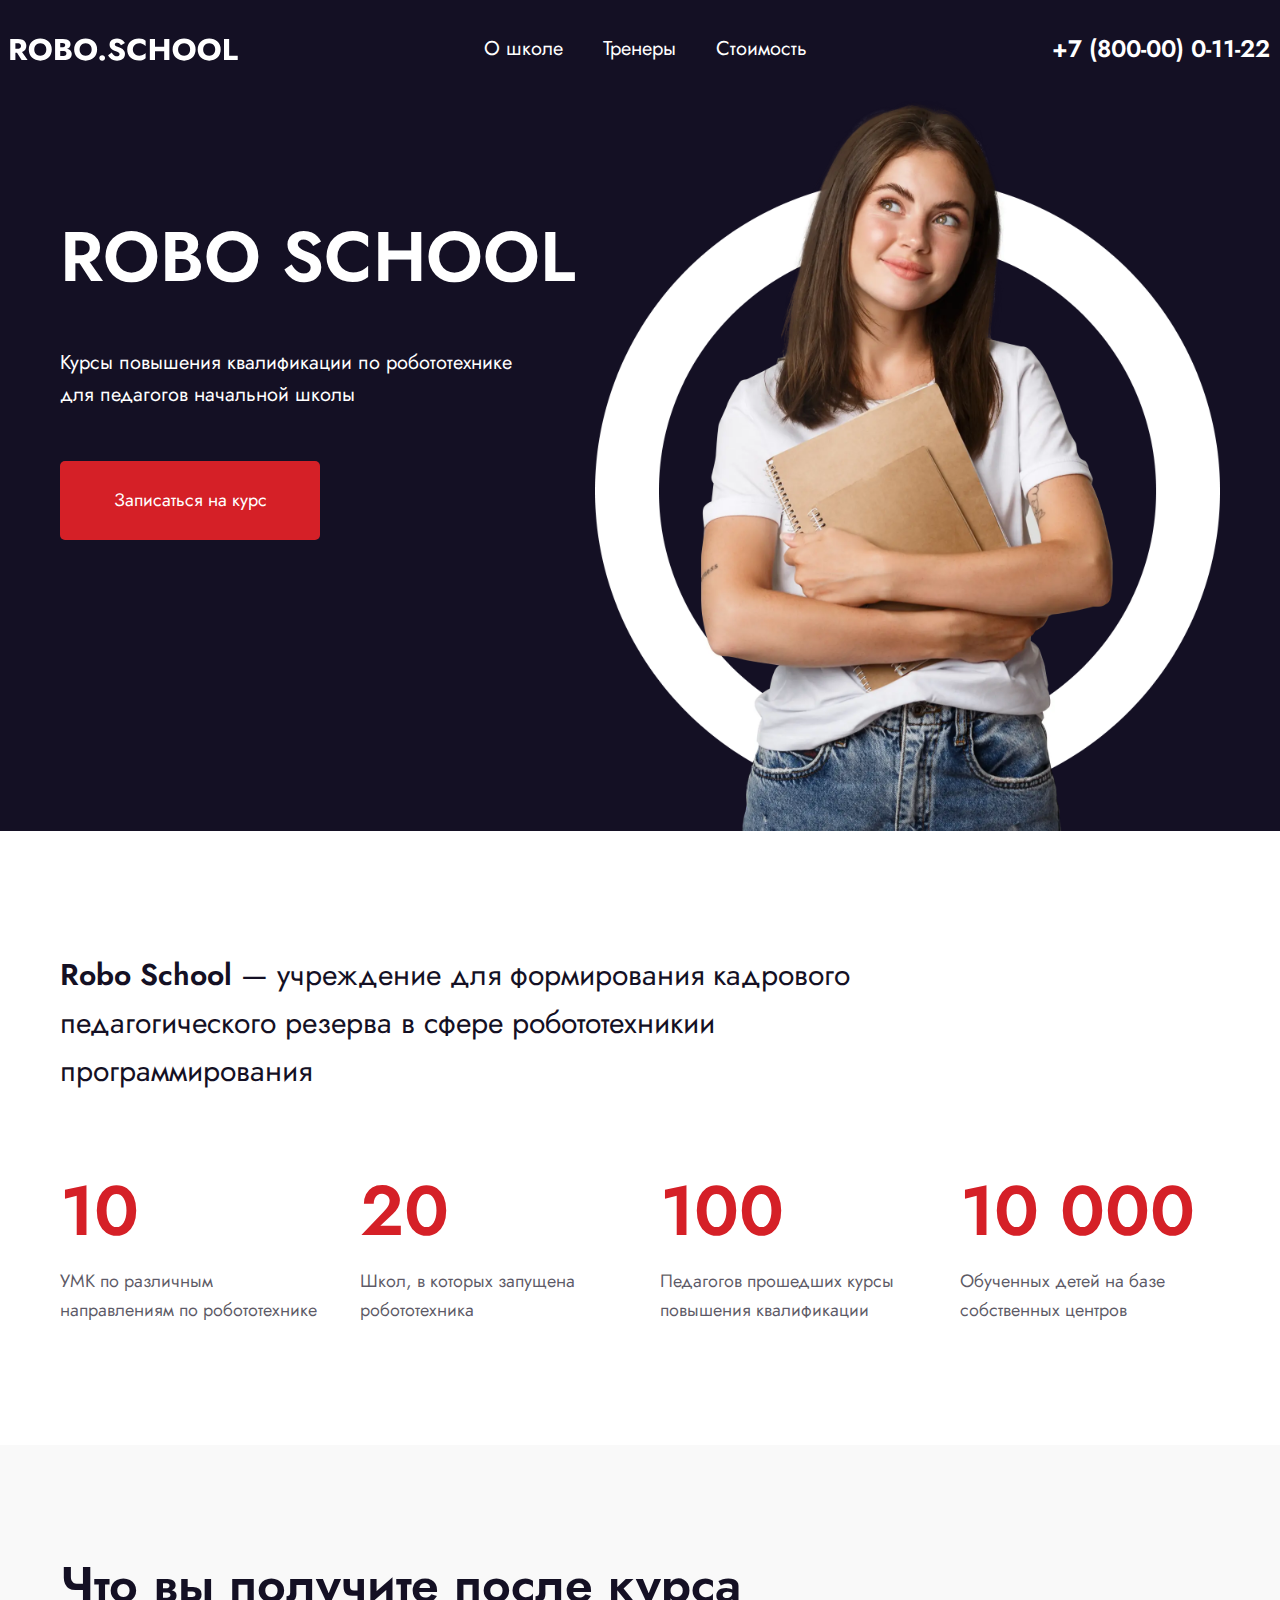
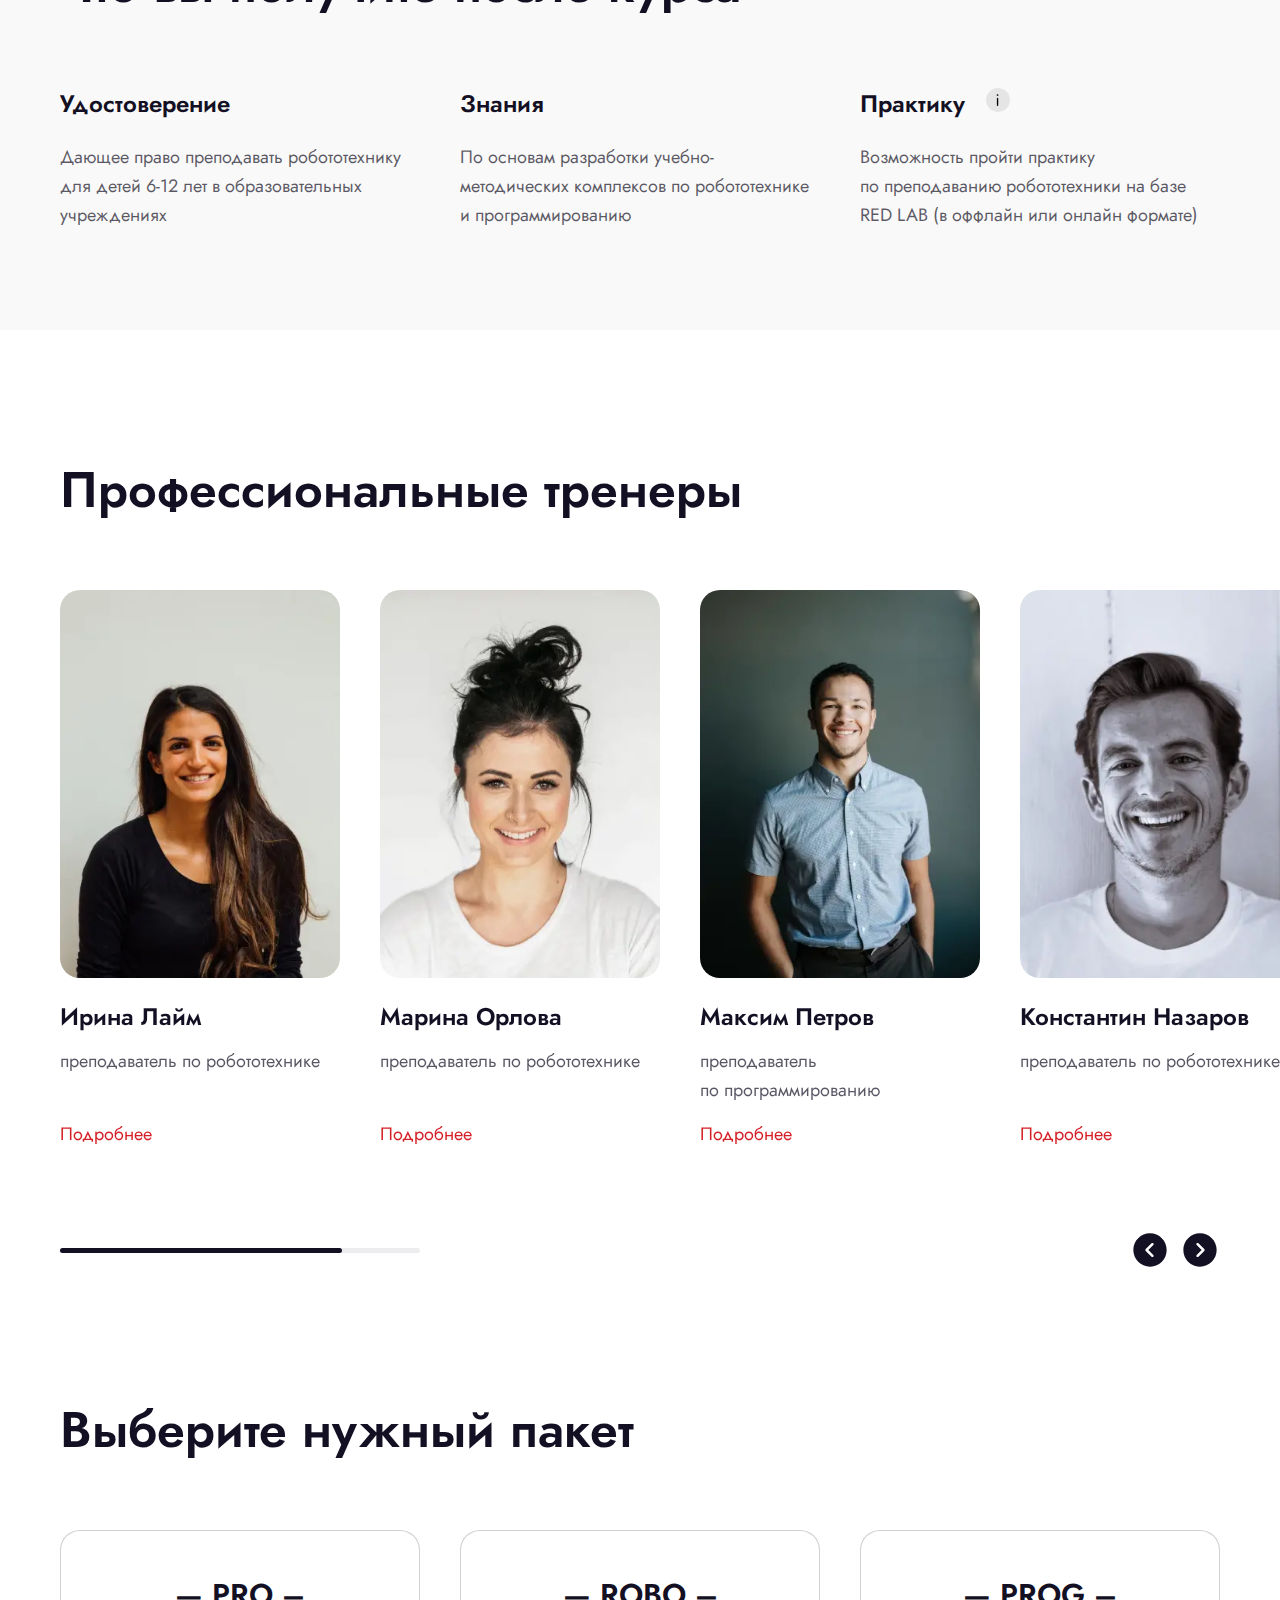
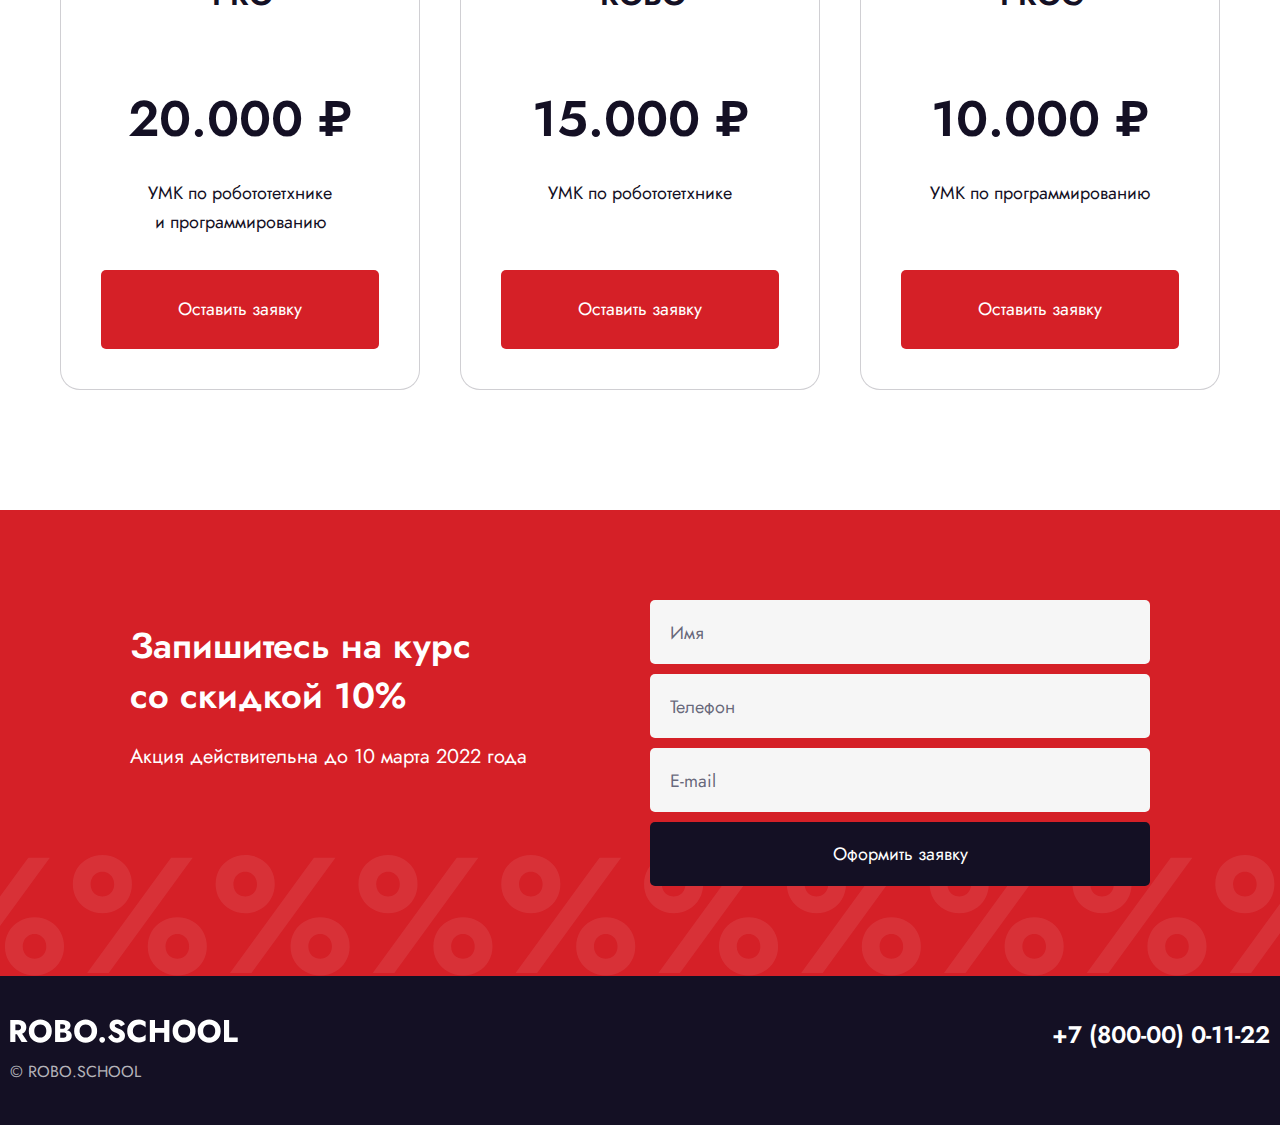
<file: index.html>
<!DOCTYPE html><html lang="ru" class="page"><head><meta charset="UTF-8"><meta name="viewport" content="width=device-width,initial-scale=1"><link rel="shortcut icon" href="favicon.ico" type="image/x-icon"><meta http-equiv="X-UA-Compatible" content="ie=edge"><meta name="theme-color" content="#111111"><title>Robo School</title><link rel="preload" href="fonts/Jost-Regular.woff2" as="font" type="font/woff2" crossorigin><link rel="preload" href="fonts/Jost-SemiBold.woff2" as="font" type="font/woff2" crossorigin><link rel="preload" href="fonts/Jost-Bold.woff2" as="font" type="font/woff2" crossorigin><link rel="stylesheet" href="css/vendor.css"><link rel="stylesheet" href="css/main.css"><script defer="defer" src="js/main.js"></script></head><body class="page__body"><div class="site-container"><header class="header"><div class="container-fluid header__container header--height"><a class="header__logo"><img loading="lazy" src="img/logo.svg" width="228" height="48" alt="ROBO.SCHOOL"></a><nav class="header__nav nav mobile-menu" title="Главное меню" data-menu><ul class="list-reset nav__list"><li class="nav__item"><a class="nav__link" href="#about" data-scroll>О школе</a></li><li class="nav__item"><a class="nav__link" href="#trainers" data-scroll>Тренеры</a></li><li class="nav__item"><a class="nav__link" href="#tariffs" data-scroll>Стоимость</a></li></ul></nav><div class="header__btn-group"><a class="header__tel tel mobile-icon mobile-icon--tel" href="tel:+78000001122">+7 (800-00) 0-11-22</a> <button class="btn-reset burger mobile-icon" aria-label="Открыть меню" aria-expanded="false" data-burger><span></span> <span></span> <span></span> <span></span></button></div></div></header><main class="main"><div class="hero"><div class="container"><div class="hero__inner"><div class="hero__left"><h1 class="hero__title"><span class="hero__title-main">ROBO SCHOOL</span> <span class="hero__title-text">Курсы повышения квалификации по робототехнике для педагогов начальной школы</span></h1><a class="hero__button button button--wmax" href="#signUpForCourse" data-da=".hero__right,768,0" data-scroll>Записаться на курс</a></div><div class="hero__right"><picture><source srcset="./img/hero.webp" type="image/webp"><img class="hero__img" loading="lazy" src="./img/hero.png" width="783" height="917" alt="Девушка с задумчивым взглядом держит пару тетрадей"></picture></div></div></div></div><section class="about" id="about"><div class="container"><h2 class="visually-hidden">О нас</h2><p class="about__text"><span class="about__highlight">Robo School</span> — учреждение для формирования кадрового педагогического резерва в сфере робототехникии программирования</p><div class="about__info"><div class="about__info-item"><div class="about__number">10</div><div class="about__info-text">УМК по различным направлениям по робототехнике</div></div><div class="about__info-item"><div class="about__number">20</div><div class="about__info-text">Школ, в которых запущена робототехника</div></div><div class="about__info-item"><div class="about__number">100</div><div class="about__info-text">Педагогов прошедших курсы повышения квалификации</div></div><div class="about__info-item"><div class="about__number">10 000</div><div class="about__info-text">Обученных детей на базе собственных центров</div></div></div></div></section><section class="benefits"><div class="container"><h2 class="benefits__title h2 section-title-mb">Что вы получите после курса</h2><div class="benefits__items"><div class="benefits__item"><h3 class="benefits__item-title">Удостоверение</h3><div class="benefits__item-text">Дающее право преподавать робототехнику для детей 6-12 лет в образовательных учреждениях</div></div><div class="benefits__item"><h3 class="benefits__item-title">Знания</h3><div class="benefits__item-text">По основам разработки учебно-методических комплексов по робототехнике и программированию</div></div><div class="benefits__item"><h3 class="benefits__item-title benefits__item-title--tooltip">Практику <span class="tooltip"><button class="btn-reset tooltip__btn" aria-describedby="info"><svg class=""><use xlink:href="img/sprite.svg#i"></use></svg></button> <span class="tooltip__txt" role="tooltip" id="info"><span class="visually-hidden">Тултип: </span>При наличии свободных мест</span></span></h3><div class="benefits__item-text">Возможность пройти практику по преподаванию робототехники на базе RED LAB (в оффлайн или онлайн формате)</div></div></div></div></section><section class="trainers"><div class="container"><h3 class="trainers__title h2 section-title-mb" id="trainers">Профессиональные тренеры</h3></div><div class="swiper trainers__swiper"><div class="swiper-wrapper"><div class="swiper-slide"><div class="trainers__slider"><picture><source srcset="./img/trainer-1.webp" type="image/webp"><img class="trainers__slider-img" loading="lazy" src="./img/trainer-1.jpg" width="360" height="500" alt="Девушка с длинными распущенными волосами в чёрной кофте"></picture><div class="trainers__slider-name">Ирина Лайм</div><div class="trainers__slider-job">преподаватель по робототехнике</div><button class="btn-reset trainers__btn" data-graph-path="trainer-1">Подробнее</button></div></div><div class="swiper-slide"><div class="trainers__slider"><picture><source srcset="./img/trainer-2.webp" type="image/webp"><img class="trainers__slider-img" loading="lazy" src="./img/trainer-2.jpg" width="360" height="500" alt="Девушка с пучком волос и белой футболке"></picture><div class="trainers__slider-name">Марина Орлова</div><div class="trainers__slider-job">преподаватель по робототехнике</div><button class="btn-reset trainers__btn" data-graph-path="trainer-2">Подробнее</button></div></div><div class="swiper-slide"><div class="trainers__slider"><picture><source srcset="./img/trainer-3.webp" type="image/webp"><img class="trainers__slider-img" loading="lazy" src="./img/trainer-3.jpg" width="360" height="500" alt="Мужчина с короткой стрижкой в голубой рубашке"></picture><div class="trainers__slider-name">Максим Петров</div><div class="trainers__slider-job">преподаватель по программированию</div><button class="btn-reset trainers__btn" data-graph-path="trainer-3">Подробнее</button></div></div><div class="swiper-slide"><div class="trainers__slider"><picture><source srcset="./img/trainer-4.webp" type="image/webp"><img class="trainers__slider-img" loading="lazy" src="./img/trainer-4.jpg" width="360" height="500" alt="Мужчина с зачёсанными волосами в белой футболке"></picture><div class="trainers__slider-name">Константин Назаров</div><div class="trainers__slider-job">преподаватель по робототехнике</div><button class="btn-reset trainers__btn" data-graph-path="trainer-4">Подробнее</button></div></div><div class="swiper-slide"><div class="trainers__slider"><picture><source srcset="./img/trainer-5.webp" type="image/webp"><img class="trainers__slider-img" loading="lazy" src="./img/trainer-5.jpg" width="360" height="500" alt="Мужчина с зачёсанными волосами в белой футболке"></picture><div class="trainers__slider-name">Лиза Весенняя</div><div class="trainers__slider-job">преподаватель по программированию</div><button class="btn-reset trainers__btn" data-graph-path="trainer-5">Подробнее</button></div></div></div></div><div class="trainers__nav container"><div class="swiper-scrollbar trainers__scrollbar"></div><div class="trainers__buttons"><button class="trainers__button trainers__button--prev btn-reset" aria-label="Перейти к предыдущему слайду"></button> <button class="trainers__button trainers__button--next btn-reset" aria-label="Перейти к следующему слайду"></button></div></div></section><section class="product"><div class="container"><h2 class="product__title h2 section-title-mb" id="tariffs">Выберите нужный пакет</h2><div class="product__cards"><article class="product__card"><h3 class="product__card-title">— PRO –</h3><div class="product__card-price">20.000 ₽</div><div class="product__card-text">УМК по робототетхнике и программированию</div><button class="product__card-btn button btn-reset">Оставить заявку</button></article><article class="product__card"><h3 class="product__card-title">— ROBO –</h3><div class="product__card-price">15.000 ₽</div><div class="product__card-text">УМК по робототетхнике</div><button class="product__card-btn button btn-reset">Оставить заявку</button></article><article class="product__card"><h3 class="product__card-title">— PROG –</h3><div class="product__card-price">10.000 ₽</div><div class="product__card-text">УМК по программированию</div><button class="product__card-btn button btn-reset">Оставить заявку</button></article></div></div></section><section class="order"><div class="container"><div class="order__content"><div class="container"><div class="order__inner"><div class="order__left"><h3 class="order__title" id="signUpForCourse">Запишитесь на курс со скидкой 10%</h3><div class="order__text">Акция действительна до 10 марта 2022 года</div></div><div class="order__right"><form action="#" class="form order__form"><label class="form__label"><input type="text" name="Имя" class="input-reset form__input input-name" placeholder="Имя"></label> <label class="form__label"><input type="tel" name="Телефон" class="input-reset form__input input-tel" placeholder="Телефон"></label> <label class="form__label"><input type="email" name="E-mail" class="input-reset form__input input-email" placeholder="E-mail"></label> <button class="btn-reset form__btn button button--dark">Оформить заявку</button></form></div></div></div></div></div></section></main><footer class="footer"><div class="container-fluid"><div class="footer__logo-tel"><a class="footer__logo"><img loading="lazy" src="img/logo.svg" width="228" height="48" alt="ROBO.SCHOOL"> </a><a class="footer__tel tel" href="tel:+78000001122">+7 (800-00) 0-11-22</a></div><div class="footer__rights">© ROBO.SCHOOL</div></div></footer><div class="graph-modal"><div class="graph-modal__container trainers-popup" role="dialog" aria-modal="true" data-graph-target="trainer-1"><button class="trainers-popup__close-btn btn-reset js-modal-close graph-modal__close" aria-label="Закрыть модальное окно">Закрыть</button><div class="graph-modal__content"><div class="trainers-popup__top"><picture><source srcset="./img/trainer-1.webp" type="image/webp"><img class="trainers-popup__img" loading="lazy" src="./img/trainer-1.jpg" width="160" height="222" alt="Девушка с длинными волосами и черной кофте"></picture><div class="trainers-popup__text"><div class="trainers-popup__name">Ирина Лайм</div><div class="trainers-popup__post">преподаватель по робототехнике</div><ul class="trainers-popup__social list-reset"><li class="trainers-popup__social-item"><a class="trainers-popup__social-link" target="_blank" href="#"><svg class=""><use xlink:href="img/sprite.svg#facebook"></use></svg></a></li><li class="trainers-popup__social-item"><a class="trainers-popup__social-link" target="_blank" href="#"><svg class=""><use xlink:href="img/sprite.svg#instagram"></use></svg></a></li></ul></div></div><div class="trainers-popup__bottom"><div class="tabs" data-tabs="tab-1"><button class="btn-reset tabs__nav-menu-button">Образование <svg class=""><use xlink:href="img/sprite.svg#btn-triangle"></use></svg></button><ul class="list-reset tabs__nav tabs__nav-menu"><li class="tabs__nav-item"><button class="btn-reset tabs__nav-btn" type="button">Образование</button></li><li class="tabs__nav-item"><button class="btn-reset tabs__nav-btn" type="button">Опыт работы</button></li><li class="tabs__nav-item"><button class="btn-reset tabs__nav-btn" type="button">Награды</button></li></ul><div class="tabs__content"><div class="tabs__panel"><div class="tabs__panel-content" data-simplebar><div class="trainers-popup__descr"><ul class="trainers-popup__list list-reset"><li class="trainers-popup__list-item">Сентябрь 1995 — Июнь 2000</li><li class="trainers-popup__list-item">Санкт-Петербургский политехнический университет Петра Великого</li><li class="trainers-popup__list-item">Факультет: Компьютерных наук и технологий</li><li class="trainers-popup__list-item">Специальность: Математика и компьютерные науки</li><li class="trainers-popup__list-item">Форма обучения: Очная</li></ul></div><div class="trainers-popup__content"><h3 class="trainers-popup__subtitle">Курсы и тренинги</h3><ul class="trainers-popup__list list-reset"><li class="trainers-popup__list-item">Ноябрь 2020 — Февраль 2021</li><li class="trainers-popup__list-item">Программа дополнительного образования «3D Моделирование»</li><li class="trainers-popup__list-item">Место проведения: Институт дополнительного образования «Политех»</li><li class="trainers-popup__list-item">Программа дополнительного образования «3D Моделирование»</li><li class="trainers-popup__list-item">Место проведения: Институт дополнительного образования «Политех»</li><li class="trainers-popup__list-item">Программа дополнительного образования «3D Моделирование»</li><li class="trainers-popup__list-item">Место проведения: Институт дополнительного образования «Политех»</li></ul></div></div></div><div class="tabs__panel"><div class="tabs__panel-content" data-simplebar><div class="trainers-popup__descr"><ul class="trainers-popup__list list-reset"><li class="trainers-popup__list-item">Таб про ОПЫТ РАБОТЫ</li><li class="trainers-popup__list-item">Санкт-Петербургский политехнический университет Петра Великого</li><li class="trainers-popup__list-item">Факультет: Компьютерных наук и технологий</li><li class="trainers-popup__list-item">Специальность: Математика и компьютерные науки</li><li class="trainers-popup__list-item">Форма обучения: Очная</li><li class="trainers-popup__list-item">Факультет: Компьютерных наук и технологий</li><li class="trainers-popup__list-item">Специальность: Математика и компьютерные науки</li><li class="trainers-popup__list-item">Форма обучения: Очная</li><li class="trainers-popup__list-item">Факультет: Компьютерных наук и технологий</li><li class="trainers-popup__list-item">Специальность: Математика и компьютерные науки</li><li class="trainers-popup__list-item">Форма обучения: Очная</li></ul></div><div class="trainers-popup__content"><h3 class="trainers-popup__subtitle">Курсы и тренинги</h3><ul class="trainers-popup__list list-reset"><li class="trainers-popup__list-item">Ноябрь 2020 — Февраль 2021</li><li class="trainers-popup__list-item">Программа дополнительного образования «3D Моделирование»</li><li class="trainers-popup__list-item">Место проведения: Институт дополнительного образования «Политех»</li></ul></div></div></div><div class="tabs__panel"><div class="tabs__panel-content" data-simplebar><div class="trainers-popup__descr"><ul class="trainers-popup__list list-reset"><li class="trainers-popup__list-item">Таб про ОПЫТ НАГРАДЫ</li><li class="trainers-popup__list-item">Санкт-Петербургский политехнический университет Петра Великого</li><li class="trainers-popup__list-item">Факультет: Компьютерных наук и технологий</li><li class="trainers-popup__list-item">Специальность: Математика и компьютерные науки</li><li class="trainers-popup__list-item">Форма обучения: Очная</li></ul></div><div class="trainers-popup__content"><h3 class="trainers-popup__subtitle">Курсы и тренинги</h3><ul class="trainers-popup__list list-reset"><li class="trainers-popup__list-item">Ноябрь 2020 — Февраль 2021</li><li class="trainers-popup__list-item">Программа дополнительного образования «3D Моделирование»</li><li class="trainers-popup__list-item">Место проведения: Институт дополнительного образования «Политех»</li><li class="trainers-popup__list-item">Ноябрь 2020 — Февраль 2021</li><li class="trainers-popup__list-item">Программа дополнительного образования «3D Моделирование»</li><li class="trainers-popup__list-item">Место проведения: Институт дополнительного образования «Политех»</li><li class="trainers-popup__list-item">Ноябрь 2020 — Февраль 2021</li><li class="trainers-popup__list-item">Программа дополнительного образования «3D Моделирование»</li><li class="trainers-popup__list-item">Место проведения: Институт дополнительного образования «Политех»</li></ul></div></div></div></div></div></div></div></div><div class="graph-modal__container trainers-popup" role="dialog" aria-modal="true" data-graph-target="trainer-2"><button class="trainers-popup__close-btn btn-reset js-modal-close graph-modal__close" aria-label="Закрыть модальное окно">Закрыть</button><div class="graph-modal__content"><div class="trainers-popup__top"><picture><source srcset="./img/trainer-2.webp" type="image/webp"><img class="trainers-popup__img" loading="lazy" src="./img/trainer-2.jpg" width="160" height="222" alt="Марина Орлова - девушка с волосами сложенными в пучок и белой футболке"></picture><div class="trainers-popup__text"><div class="trainers-popup__name">Марина Орлова</div><div class="trainers-popup__post">преподаватель по робототехнике</div><ul class="trainers-popup__social list-reset"><li class="trainers-popup__social-item"><a class="trainers-popup__social-link" target="_blank" href="#"><svg class=""><use xlink:href="img/sprite.svg#facebook"></use></svg></a></li><li class="trainers-popup__social-item"><a class="trainers-popup__social-link" target="_blank" href="#"><svg class=""><use xlink:href="img/sprite.svg#instagram"></use></svg></a></li></ul></div></div><div class="trainers-popup__bottom"><div class="tabs" data-tabs="tab-2"><button class="btn-reset tabs__nav-menu-button">Образование <svg class=""><use xlink:href="img/sprite.svg#btn-triangle"></use></svg></button><ul class="list-reset tabs__nav tabs__nav-menu"><li class="tabs__nav-item"><button class="btn-reset tabs__nav-btn" type="button">Образование</button></li><li class="tabs__nav-item"><button class="btn-reset tabs__nav-btn" type="button">Опыт работы</button></li><li class="tabs__nav-item"><button class="btn-reset tabs__nav-btn" type="button">Награды</button></li></ul><div class="tabs__content"><div class="tabs__panel"><div class="tabs__panel-content" data-simplebar><div class="trainers-popup__descr"><ul class="trainers-popup__list list-reset"><li class="trainers-popup__list-item">Сентябрь 1995 — Июнь 2000</li><li class="trainers-popup__list-item">Санкт-Петербургский политехнический университет Петра Великого</li><li class="trainers-popup__list-item">Факультет: Компьютерных наук и технологий</li><li class="trainers-popup__list-item">Специальность: Математика и компьютерные науки</li><li class="trainers-popup__list-item">Форма обучения: Очная</li></ul></div><div class="trainers-popup__content"><h3 class="trainers-popup__subtitle">Курсы и тренинги</h3><ul class="trainers-popup__list list-reset"><li class="trainers-popup__list-item">Ноябрь 2020 — Февраль 2021</li><li class="trainers-popup__list-item">Программа дополнительного образования «3D Моделирование»</li><li class="trainers-popup__list-item">Место проведения: Институт дополнительного образования «Политех»</li><li class="trainers-popup__list-item">Программа дополнительного образования «3D Моделирование»</li><li class="trainers-popup__list-item">Место проведения: Институт дополнительного образования «Политех»</li><li class="trainers-popup__list-item">Программа дополнительного образования «3D Моделирование»</li><li class="trainers-popup__list-item">Место проведения: Институт дополнительного образования «Политех»</li></ul></div></div></div><div class="tabs__panel"><div class="tabs__panel-content" data-simplebar><div class="trainers-popup__descr"><ul class="trainers-popup__list list-reset"><li class="trainers-popup__list-item">Таб про ОПЫТ РАБОТЫ</li><li class="trainers-popup__list-item">Санкт-Петербургский политехнический университет Петра Великого</li><li class="trainers-popup__list-item">Факультет: Компьютерных наук и технологий</li><li class="trainers-popup__list-item">Специальность: Математика и компьютерные науки</li><li class="trainers-popup__list-item">Форма обучения: Очная</li><li class="trainers-popup__list-item">Факультет: Компьютерных наук и технологий</li><li class="trainers-popup__list-item">Специальность: Математика и компьютерные науки</li><li class="trainers-popup__list-item">Форма обучения: Очная</li><li class="trainers-popup__list-item">Факультет: Компьютерных наук и технологий</li><li class="trainers-popup__list-item">Специальность: Математика и компьютерные науки</li><li class="trainers-popup__list-item">Форма обучения: Очная</li></ul></div><div class="trainers-popup__content"><h3 class="trainers-popup__subtitle">Курсы и тренинги</h3><ul class="trainers-popup__list list-reset"><li class="trainers-popup__list-item">Ноябрь 2020 — Февраль 2021</li><li class="trainers-popup__list-item">Программа дополнительного образования «3D Моделирование»</li><li class="trainers-popup__list-item">Место проведения: Институт дополнительного образования «Политех»</li></ul></div></div></div><div class="tabs__panel"><div class="tabs__panel-content" data-simplebar><div class="trainers-popup__descr"><ul class="trainers-popup__list list-reset"><li class="trainers-popup__list-item">Таб про ОПЫТ НАГРАДЫ</li><li class="trainers-popup__list-item">Санкт-Петербургский политехнический университет Петра Великого</li><li class="trainers-popup__list-item">Факультет: Компьютерных наук и технологий</li><li class="trainers-popup__list-item">Специальность: Математика и компьютерные науки</li><li class="trainers-popup__list-item">Форма обучения: Очная</li></ul></div><div class="trainers-popup__content"><h3 class="trainers-popup__subtitle">Курсы и тренинги</h3><ul class="trainers-popup__list list-reset"><li class="trainers-popup__list-item">Ноябрь 2020 — Февраль 2021</li><li class="trainers-popup__list-item">Программа дополнительного образования «3D Моделирование»</li><li class="trainers-popup__list-item">Место проведения: Институт дополнительного образования «Политех»</li><li class="trainers-popup__list-item">Ноябрь 2020 — Февраль 2021</li><li class="trainers-popup__list-item">Программа дополнительного образования «3D Моделирование»</li><li class="trainers-popup__list-item">Место проведения: Институт дополнительного образования «Политех»</li><li class="trainers-popup__list-item">Ноябрь 2020 — Февраль 2021</li><li class="trainers-popup__list-item">Программа дополнительного образования «3D Моделирование»</li><li class="trainers-popup__list-item">Место проведения: Институт дополнительного образования «Политех»</li></ul></div></div></div></div></div></div></div></div><div class="graph-modal__container trainers-popup" role="dialog" aria-modal="true" data-graph-target="trainer-3"><button class="trainers-popup__close-btn btn-reset js-modal-close graph-modal__close" aria-label="Закрыть модальное окно">Закрыть</button><div class="graph-modal__content"><div class="trainers-popup__top"><picture><source srcset="./img/trainer-3.webp" type="image/webp"><img class="trainers-popup__img" loading="lazy" src="./img/trainer-3.jpg" width="160" height="222" alt="Парень в голубой рубашке"></picture><div class="trainers-popup__text"><div class="trainers-popup__name">Максим Петров</div><div class="trainers-popup__post">преподаватель по программированию</div><ul class="trainers-popup__social list-reset"><li class="trainers-popup__social-item"><a class="trainers-popup__social-link" target="_blank" href="#"><svg class=""><use xlink:href="img/sprite.svg#facebook"></use></svg></a></li><li class="trainers-popup__social-item"><a class="trainers-popup__social-link" target="_blank" href="#"><svg class=""><use xlink:href="img/sprite.svg#instagram"></use></svg></a></li></ul></div></div><div class="trainers-popup__bottom"><div class="tabs" data-tabs="tab-3"><button class="btn-reset tabs__nav-menu-button">Образование <svg class=""><use xlink:href="img/sprite.svg#btn-triangle"></use></svg></button><ul class="list-reset tabs__nav tabs__nav-menu"><li class="tabs__nav-item"><button class="btn-reset tabs__nav-btn" type="button">Образование</button></li><li class="tabs__nav-item"><button class="btn-reset tabs__nav-btn" type="button">Опыт работы</button></li><li class="tabs__nav-item"><button class="btn-reset tabs__nav-btn" type="button">Награды</button></li></ul><div class="tabs__content"><div class="tabs__panel"><div class="tabs__panel-content" data-simplebar><div class="trainers-popup__descr"><ul class="trainers-popup__list list-reset"><li class="trainers-popup__list-item">Сентябрь 1995 — Июнь 2000</li><li class="trainers-popup__list-item">Санкт-Петербургский политехнический университет Петра Великого</li><li class="trainers-popup__list-item">Факультет: Компьютерных наук и технологий</li><li class="trainers-popup__list-item">Специальность: Математика и компьютерные науки</li><li class="trainers-popup__list-item">Форма обучения: Очная</li></ul></div><div class="trainers-popup__content"><h3 class="trainers-popup__subtitle">Курсы и тренинги</h3><ul class="trainers-popup__list list-reset"><li class="trainers-popup__list-item">Ноябрь 2020 — Февраль 2021</li><li class="trainers-popup__list-item">Программа дополнительного образования «3D Моделирование»</li><li class="trainers-popup__list-item">Место проведения: Институт дополнительного образования «Политех»</li><li class="trainers-popup__list-item">Программа дополнительного образования «3D Моделирование»</li><li class="trainers-popup__list-item">Место проведения: Институт дополнительного образования «Политех»</li><li class="trainers-popup__list-item">Программа дополнительного образования «3D Моделирование»</li><li class="trainers-popup__list-item">Место проведения: Институт дополнительного образования «Политех»</li></ul></div></div></div><div class="tabs__panel"><div class="tabs__panel-content" data-simplebar><div class="trainers-popup__descr"><ul class="trainers-popup__list list-reset"><li class="trainers-popup__list-item">Таб про ОПЫТ РАБОТЫ</li><li class="trainers-popup__list-item">Санкт-Петербургский политехнический университет Петра Великого</li><li class="trainers-popup__list-item">Факультет: Компьютерных наук и технологий</li><li class="trainers-popup__list-item">Специальность: Математика и компьютерные науки</li><li class="trainers-popup__list-item">Форма обучения: Очная</li><li class="trainers-popup__list-item">Факультет: Компьютерных наук и технологий</li><li class="trainers-popup__list-item">Специальность: Математика и компьютерные науки</li><li class="trainers-popup__list-item">Форма обучения: Очная</li><li class="trainers-popup__list-item">Факультет: Компьютерных наук и технологий</li><li class="trainers-popup__list-item">Специальность: Математика и компьютерные науки</li><li class="trainers-popup__list-item">Форма обучения: Очная</li></ul></div><div class="trainers-popup__content"><h3 class="trainers-popup__subtitle">Курсы и тренинги</h3><ul class="trainers-popup__list list-reset"><li class="trainers-popup__list-item">Ноябрь 2020 — Февраль 2021</li><li class="trainers-popup__list-item">Программа дополнительного образования «3D Моделирование»</li><li class="trainers-popup__list-item">Место проведения: Институт дополнительного образования «Политех»</li></ul></div></div></div><div class="tabs__panel"><div class="tabs__panel-content" data-simplebar><div class="trainers-popup__descr"><ul class="trainers-popup__list list-reset"><li class="trainers-popup__list-item">Таб про ОПЫТ НАГРАДЫ</li><li class="trainers-popup__list-item">Санкт-Петербургский политехнический университет Петра Великого</li><li class="trainers-popup__list-item">Факультет: Компьютерных наук и технологий</li><li class="trainers-popup__list-item">Специальность: Математика и компьютерные науки</li><li class="trainers-popup__list-item">Форма обучения: Очная</li></ul></div><div class="trainers-popup__content"><h3 class="trainers-popup__subtitle">Курсы и тренинги</h3><ul class="trainers-popup__list list-reset"><li class="trainers-popup__list-item">Ноябрь 2020 — Февраль 2021</li><li class="trainers-popup__list-item">Программа дополнительного образования «3D Моделирование»</li><li class="trainers-popup__list-item">Место проведения: Институт дополнительного образования «Политех»</li><li class="trainers-popup__list-item">Ноябрь 2020 — Февраль 2021</li><li class="trainers-popup__list-item">Программа дополнительного образования «3D Моделирование»</li><li class="trainers-popup__list-item">Место проведения: Институт дополнительного образования «Политех»</li><li class="trainers-popup__list-item">Ноябрь 2020 — Февраль 2021</li><li class="trainers-popup__list-item">Программа дополнительного образования «3D Моделирование»</li><li class="trainers-popup__list-item">Место проведения: Институт дополнительного образования «Политех»</li></ul></div></div></div></div></div></div></div></div><div class="graph-modal__container trainers-popup" role="dialog" aria-modal="true" data-graph-target="trainer-4"><button class="trainers-popup__close-btn btn-reset js-modal-close graph-modal__close" aria-label="Закрыть модальное окно">Закрыть</button><div class="graph-modal__content"><div class="trainers-popup__top"><picture><source srcset="./img/trainer-4.webp" type="image/webp"><img class="trainers-popup__img" loading="lazy" src="./img/trainer-4.jpg" width="160" height="222" alt="Парень в белой кофте"></picture><div class="trainers-popup__text"><div class="trainers-popup__name">Константин Назаров</div><div class="trainers-popup__post">преподаватель по робототехнике</div><ul class="trainers-popup__social list-reset"><li class="trainers-popup__social-item"><a class="trainers-popup__social-link" target="_blank" href="#"><svg class=""><use xlink:href="img/sprite.svg#facebook"></use></svg></a></li><li class="trainers-popup__social-item"><a class="trainers-popup__social-link" target="_blank" href="#"><svg class=""><use xlink:href="img/sprite.svg#instagram"></use></svg></a></li></ul></div></div><div class="trainers-popup__bottom"><div class="tabs" data-tabs="tab-4"><button class="btn-reset tabs__nav-menu-button">Образование <svg class=""><use xlink:href="img/sprite.svg#btn-triangle"></use></svg></button><ul class="list-reset tabs__nav tabs__nav-menu"><li class="tabs__nav-item"><button class="btn-reset tabs__nav-btn" type="button">Образование</button></li><li class="tabs__nav-item"><button class="btn-reset tabs__nav-btn" type="button">Опыт работы</button></li><li class="tabs__nav-item"><button class="btn-reset tabs__nav-btn" type="button">Награды</button></li></ul><div class="tabs__content"><div class="tabs__panel"><div class="tabs__panel-content" data-simplebar><div class="trainers-popup__descr"><ul class="trainers-popup__list list-reset"><li class="trainers-popup__list-item">Сентябрь 1995 — Июнь 2000</li><li class="trainers-popup__list-item">Санкт-Петербургский политехнический университет Петра Великого</li><li class="trainers-popup__list-item">Факультет: Компьютерных наук и технологий</li><li class="trainers-popup__list-item">Специальность: Математика и компьютерные науки</li><li class="trainers-popup__list-item">Форма обучения: Очная</li></ul></div><div class="trainers-popup__content"><h3 class="trainers-popup__subtitle">Курсы и тренинги</h3><ul class="trainers-popup__list list-reset"><li class="trainers-popup__list-item">Ноябрь 2020 — Февраль 2021</li><li class="trainers-popup__list-item">Программа дополнительного образования «3D Моделирование»</li><li class="trainers-popup__list-item">Место проведения: Институт дополнительного образования «Политех»</li><li class="trainers-popup__list-item">Программа дополнительного образования «3D Моделирование»</li><li class="trainers-popup__list-item">Место проведения: Институт дополнительного образования «Политех»</li><li class="trainers-popup__list-item">Программа дополнительного образования «3D Моделирование»</li><li class="trainers-popup__list-item">Место проведения: Институт дополнительного образования «Политех»</li></ul></div></div></div><div class="tabs__panel"><div class="tabs__panel-content" data-simplebar><div class="trainers-popup__descr"><ul class="trainers-popup__list list-reset"><li class="trainers-popup__list-item">Таб про ОПЫТ РАБОТЫ</li><li class="trainers-popup__list-item">Санкт-Петербургский политехнический университет Петра Великого</li><li class="trainers-popup__list-item">Факультет: Компьютерных наук и технологий</li><li class="trainers-popup__list-item">Специальность: Математика и компьютерные науки</li><li class="trainers-popup__list-item">Форма обучения: Очная</li><li class="trainers-popup__list-item">Факультет: Компьютерных наук и технологий</li><li class="trainers-popup__list-item">Специальность: Математика и компьютерные науки</li><li class="trainers-popup__list-item">Форма обучения: Очная</li><li class="trainers-popup__list-item">Факультет: Компьютерных наук и технологий</li><li class="trainers-popup__list-item">Специальность: Математика и компьютерные науки</li><li class="trainers-popup__list-item">Форма обучения: Очная</li></ul></div><div class="trainers-popup__content"><h3 class="trainers-popup__subtitle">Курсы и тренинги</h3><ul class="trainers-popup__list list-reset"><li class="trainers-popup__list-item">Ноябрь 2020 — Февраль 2021</li><li class="trainers-popup__list-item">Программа дополнительного образования «3D Моделирование»</li><li class="trainers-popup__list-item">Место проведения: Институт дополнительного образования «Политех»</li></ul></div></div></div><div class="tabs__panel"><div class="tabs__panel-content" data-simplebar><div class="trainers-popup__descr"><ul class="trainers-popup__list list-reset"><li class="trainers-popup__list-item">Таб про ОПЫТ НАГРАДЫ</li><li class="trainers-popup__list-item">Санкт-Петербургский политехнический университет Петра Великого</li><li class="trainers-popup__list-item">Факультет: Компьютерных наук и технологий</li><li class="trainers-popup__list-item">Специальность: Математика и компьютерные науки</li><li class="trainers-popup__list-item">Форма обучения: Очная</li></ul></div><div class="trainers-popup__content"><h3 class="trainers-popup__subtitle">Курсы и тренинги</h3><ul class="trainers-popup__list list-reset"><li class="trainers-popup__list-item">Ноябрь 2020 — Февраль 2021</li><li class="trainers-popup__list-item">Программа дополнительного образования «3D Моделирование»</li><li class="trainers-popup__list-item">Место проведения: Институт дополнительного образования «Политех»</li><li class="trainers-popup__list-item">Ноябрь 2020 — Февраль 2021</li><li class="trainers-popup__list-item">Программа дополнительного образования «3D Моделирование»</li><li class="trainers-popup__list-item">Место проведения: Институт дополнительного образования «Политех»</li><li class="trainers-popup__list-item">Ноябрь 2020 — Февраль 2021</li><li class="trainers-popup__list-item">Программа дополнительного образования «3D Моделирование»</li><li class="trainers-popup__list-item">Место проведения: Институт дополнительного образования «Политех»</li></ul></div></div></div></div></div></div></div></div><div class="graph-modal__container trainers-popup" role="dialog" aria-modal="true" data-graph-target="trainer-5"><button class="trainers-popup__close-btn btn-reset js-modal-close graph-modal__close" aria-label="Закрыть модальное окно">Закрыть</button><div class="graph-modal__content"><div class="trainers-popup__top"><picture><source srcset="./img/trainer-5.webp" type="image/webp"><img class="trainers-popup__img" loading="lazy" src="./img/trainer-5.jpg" width="160" height="222" alt="Блондинка в джинсовой куртке и чёрных штанах"></picture><div class="trainers-popup__text"><div class="trainers-popup__name">Лиза Весенняя</div><div class="trainers-popup__post">преподаватель по робототехнике</div><ul class="trainers-popup__social list-reset"><li class="trainers-popup__social-item"><a class="trainers-popup__social-link" target="_blank" href="#"><svg class=""><use xlink:href="img/sprite.svg#facebook"></use></svg></a></li><li class="trainers-popup__social-item"><a class="trainers-popup__social-link" target="_blank" href="#"><svg class=""><use xlink:href="img/sprite.svg#instagram"></use></svg></a></li></ul></div></div><div class="trainers-popup__bottom"><div class="tabs" data-tabs="tab-5"><button class="btn-reset tabs__nav-menu-button">Образование <svg class=""><use xlink:href="img/sprite.svg#btn-triangle"></use></svg></button><ul class="list-reset tabs__nav tabs__nav-menu"><li class="tabs__nav-item"><button class="btn-reset tabs__nav-btn" type="button">Образование</button></li><li class="tabs__nav-item"><button class="btn-reset tabs__nav-btn" type="button">Опыт работы</button></li><li class="tabs__nav-item"><button class="btn-reset tabs__nav-btn" type="button">Награды</button></li></ul><div class="tabs__content"><div class="tabs__panel"><div class="tabs__panel-content" data-simplebar><div class="trainers-popup__descr"><ul class="trainers-popup__list list-reset"><li class="trainers-popup__list-item">Сентябрь 1995 — Июнь 2000</li><li class="trainers-popup__list-item">Санкт-Петербургский политехнический университет Петра Великого</li><li class="trainers-popup__list-item">Факультет: Компьютерных наук и технологий</li><li class="trainers-popup__list-item">Специальность: Математика и компьютерные науки</li><li class="trainers-popup__list-item">Форма обучения: Очная</li></ul></div><div class="trainers-popup__content"><h3 class="trainers-popup__subtitle">Курсы и тренинги</h3><ul class="trainers-popup__list list-reset"><li class="trainers-popup__list-item">Ноябрь 2020 — Февраль 2021</li><li class="trainers-popup__list-item">Программа дополнительного образования «3D Моделирование»</li><li class="trainers-popup__list-item">Место проведения: Институт дополнительного образования «Политех»</li><li class="trainers-popup__list-item">Программа дополнительного образования «3D Моделирование»</li><li class="trainers-popup__list-item">Место проведения: Институт дополнительного образования «Политех»</li><li class="trainers-popup__list-item">Программа дополнительного образования «3D Моделирование»</li><li class="trainers-popup__list-item">Место проведения: Институт дополнительного образования «Политех»</li></ul></div></div></div><div class="tabs__panel"><div class="tabs__panel-content" data-simplebar><div class="trainers-popup__descr"><ul class="trainers-popup__list list-reset"><li class="trainers-popup__list-item">Таб про ОПЫТ РАБОТЫ</li><li class="trainers-popup__list-item">Санкт-Петербургский политехнический университет Петра Великого</li><li class="trainers-popup__list-item">Факультет: Компьютерных наук и технологий</li><li class="trainers-popup__list-item">Специальность: Математика и компьютерные науки</li><li class="trainers-popup__list-item">Форма обучения: Очная</li><li class="trainers-popup__list-item">Факультет: Компьютерных наук и технологий</li><li class="trainers-popup__list-item">Специальность: Математика и компьютерные науки</li><li class="trainers-popup__list-item">Форма обучения: Очная</li><li class="trainers-popup__list-item">Факультет: Компьютерных наук и технологий</li><li class="trainers-popup__list-item">Специальность: Математика и компьютерные науки</li><li class="trainers-popup__list-item">Форма обучения: Очная</li></ul></div><div class="trainers-popup__content"><h3 class="trainers-popup__subtitle">Курсы и тренинги</h3><ul class="trainers-popup__list list-reset"><li class="trainers-popup__list-item">Ноябрь 2020 — Февраль 2021</li><li class="trainers-popup__list-item">Программа дополнительного образования «3D Моделирование»</li><li class="trainers-popup__list-item">Место проведения: Институт дополнительного образования «Политех»</li></ul></div></div></div><div class="tabs__panel"><div class="tabs__panel-content" data-simplebar><div class="trainers-popup__descr"><ul class="trainers-popup__list list-reset"><li class="trainers-popup__list-item">Таб про ОПЫТ НАГРАДЫ</li><li class="trainers-popup__list-item">Санкт-Петербургский политехнический университет Петра Великого</li><li class="trainers-popup__list-item">Факультет: Компьютерных наук и технологий</li><li class="trainers-popup__list-item">Специальность: Математика и компьютерные науки</li><li class="trainers-popup__list-item">Форма обучения: Очная</li></ul></div><div class="trainers-popup__content"><h3 class="trainers-popup__subtitle">Курсы и тренинги</h3><ul class="trainers-popup__list list-reset"><li class="trainers-popup__list-item">Ноябрь 2020 — Февраль 2021</li><li class="trainers-popup__list-item">Программа дополнительного образования «3D Моделирование»</li><li class="trainers-popup__list-item">Место проведения: Институт дополнительного образования «Политех»</li><li class="trainers-popup__list-item">Ноябрь 2020 — Февраль 2021</li><li class="trainers-popup__list-item">Программа дополнительного образования «3D Моделирование»</li><li class="trainers-popup__list-item">Место проведения: Институт дополнительного образования «Политех»</li><li class="trainers-popup__list-item">Ноябрь 2020 — Февраль 2021</li><li class="trainers-popup__list-item">Программа дополнительного образования «3D Моделирование»</li><li class="trainers-popup__list-item">Место проведения: Институт дополнительного образования «Политех»</li></ul></div></div></div></div></div></div></div></div></div></div></body></html>
</file>
<file: css/main.css>
:root{--font-family:"Jost",sans-serif;--content-width:1160px;--content-fluid-width:1720px;--container-offset:10px;--container-width:calc(var(--content-width) + (var(--container-offset) * 2));--container-fluid-width:calc(var(--content-fluid-width) + (var(--container-offset) * 2));--light-color:#fff;--accent-color:#d52027;--accent-hover-color:#ff020b;--dark-color:#141024;--dark-hover-color:#1d1735;--text-color:#141024b3;--icon-color:#ffffff0a}.custom-checkbox__field:checked+.custom-checkbox__content::after{opacity:1}.custom-checkbox__field:focus+.custom-checkbox__content::before{outline:red solid 2px;outline-offset:2px}.custom-checkbox__field:disabled+.custom-checkbox__content{opacity:.4;pointer-events:none}@font-face{font-family:Jost;src:url(../fonts/Jost-Regular.woff2) format("woff2");font-weight:400;font-display:swap;font-style:normal}@font-face{font-family:Jost;src:url(../fonts/Jost-SemiBold.woff2) format("woff2");font-weight:600;font-display:swap;font-style:normal}@font-face{font-family:Jost;src:url(../fonts/Jost-Bold.woff2) format("woff2");font-weight:700;font-display:swap;font-style:normal}html{-webkit-box-sizing:border-box;box-sizing:border-box}*,::after,::before{-webkit-box-sizing:inherit;box-sizing:inherit}.page{height:100%;font-family:var(--font-family,sans-serif);color:var(--dark-color);line-height:1.6;-webkit-text-size-adjust:100%}.page__body{margin:0;min-width:320px;min-height:100%;font-size:20px}img{height:auto;max-width:100%;-o-object-fit:cover;object-fit:cover;vertical-align:top}a{text-decoration:none}.site-container{overflow:hidden}.is-hidden{display:none!important}.btn-reset{border:none;padding:0;background-color:transparent;cursor:pointer}.list-reset{list-style:none;margin:0;padding:0}.input-reset{-webkit-appearance:none;-moz-appearance:none;appearance:none;border:none;border-radius:0;background-color:#fff}.input-reset::-webkit-search-cancel-button,.input-reset::-webkit-search-decoration,.input-reset::-webkit-search-results-button,.input-reset::-webkit-search-results-decoration{display:none}.visually-hidden{position:absolute;overflow:hidden;margin:-1px;border:0;padding:0;width:1px;height:1px;clip:rect(0 0 0 0)}.container{margin:0 auto;padding:0 var(--container-offset);max-width:var(--container-width)}.container-fluid{margin:0 auto;padding:0 var(--container-offset);max-width:var(--container-fluid-width)}.js-focus-visible :focus:not(.focus-visible){outline:0}.centered{text-align:center}.dis-scroll{position:fixed;left:0;top:0;overflow:hidden;width:100%;height:100vh;-ms-scroll-chaining:none;overscroll-behavior:none}.page--ios .dis-scroll{position:relative}.flex-v-center{display:-webkit-box;display:-ms-flexbox;display:flex;-webkit-box-align:center;-ms-flex-align:center;align-items:center}.flex-h-center{display:-webkit-box;display:-ms-flexbox;display:flex;-webkit-box-pack:center;-ms-flex-pack:center;justify-content:center}.flex-all-center{display:-webkit-box;display:-ms-flexbox;display:flex;-webkit-box-align:center;-ms-flex-align:center;align-items:center;-webkit-box-pack:center;-ms-flex-pack:center;justify-content:center}.flex-all-sb{display:-webkit-box;display:-ms-flexbox;display:flex;-webkit-box-align:center;-ms-flex-align:center;align-items:center;-webkit-box-pack:justify;-ms-flex-pack:justify;justify-content:space-between}.tel{color:var(--light-color);font-size:30px;font-weight:600;line-height:160%;-webkit-transition:color .3s ease-in-out;transition:color .3s ease-in-out}@media (any-hover:hover){.tel:hover{color:var(--accent-color);-webkit-transition:color .3s ease-in-out;transition:color .3s ease-in-out}}@media (max-width:1440px){.tel{font-size:24px}}@media (max-width:1240px){.tel{font-size:20px}}@media (max-width:1024px){.tel{font-size:18px}}@media (max-width:576px){.tel{font-size:16px}}.tel-icon{width:44px;height:44px;background-color:var(--icon-color);background-image:url(../img/svg/tel.svg);background-position:center;background-size:20px;background-repeat:no-repeat;border-radius:8px;font-size:0;position:relative}.tel-icon::before{content:"";position:absolute;top:0;left:0;right:0;bottom:0;border-radius:8px;border:1px solid transparent;background:-webkit-gradient(linear,left top,left bottom,from(rgba(255,255,255,.5)),to(rgba(255,255,255,.02))) border-box;background:linear-gradient(rgba(255,255,255,.5),rgba(255,255,255,.02)) border-box;-webkit-mask:-webkit-gradient(linear,left top,left bottom,color-stop(0,#fff)) padding-box,-webkit-gradient(linear,left top,left bottom,color-stop(0,#fff));-webkit-mask:linear-gradient(#fff 0 0) padding-box,linear-gradient(#fff 0 0);-webkit-mask-composite:destination-out;mask-composite:exclude}.button{display:-webkit-box;display:-ms-flexbox;display:flex;-webkit-box-pack:center;-ms-flex-pack:center;justify-content:center;-webkit-box-align:center;-ms-flex-align:center;align-items:center;width:100%;padding:25px;border-radius:5px;background-color:var(--accent-color);color:var(--light-color);font-size:18px;line-height:1.6;-webkit-transition:background-color .3s ease-in-out;transition:background-color .3s ease-in-out}@media (any-hover:hover){.button:hover{background-color:var(--accent-hover-color);-webkit-transition:background-color .3s ease-in-out;transition:background-color .3s ease-in-out}}@media (max-width:1024px){.button{padding:17px;font-size:16px}}.button--dark{padding:19px;background-color:var(--dark-color);-webkit-transition:background-color .3s ease-in-out;transition:background-color .3s ease-in-out;line-height:normal}@media (any-hover:hover){.button--dark:hover{background-color:var(--dark-hover-color);-webkit-transition:background-color .3s ease-in-out;transition:background-color .3s ease-in-out}}.button--wmax{max-width:260px}.burger{display:none}@media (max-width:768px){.mobile-icon{width:44px;height:44px;border-radius:10px;background-color:var(--icon-color);position:relative}.mobile-icon::before{content:"";position:absolute;top:0;left:0;right:0;bottom:0;border-radius:10px;border:1px solid transparent;background:-webkit-gradient(linear,left top,left bottom,from(rgba(255,255,255,.3)),to(rgba(255,255,255,.02))) border-box;background:linear-gradient(rgba(255,255,255,.3),rgba(255,255,255,.02)) border-box;-webkit-mask:-webkit-gradient(linear,left top,left bottom,color-stop(0,#fff)) padding-box,-webkit-gradient(linear,left top,left bottom,color-stop(0,#fff));-webkit-mask:linear-gradient(#fff 0 0) padding-box,linear-gradient(#fff 0 0);-webkit-mask-composite:destination-out;mask-composite:exclude}.mobile-icon--tel{background-image:url(../img/svg/tel.svg);background-position:center;background-size:20px;background-repeat:no-repeat;font-size:0}.burger{display:inline-block;position:relative;z-index:6}.burger span{display:inline-block;width:26px;height:2px;border-radius:2px;background-color:var(--light-color);position:absolute;top:50%;left:50%;-webkit-transform:translate(-50%,-50%);-ms-transform:translate(-50%,-50%);transform:translate(-50%,-50%);-webkit-transition:-webkit-transform .3s ease-in-out;transition:transform .3s ease-in-out;transition:transform .3s ease-in-out,-webkit-transform .3s ease-in-out}.burger span:nth-child(1){top:calc(50% - 5px)}.burger span:nth-child(4){width:13px;top:calc(50% + 5px);left:calc(50% - 6px)}}.burger--active span:nth-child(1),.burger--active span:nth-child(4){display:none}.burger--active span:nth-child(2){width:18px;-webkit-transform:translate(-50%,-50%) rotate(45deg);-ms-transform:translate(-50%,-50%) rotate(45deg);transform:translate(-50%,-50%) rotate(45deg);-webkit-transition:-webkit-transform .3s ease-in-out;transition:transform .3s ease-in-out;transition:transform .3s ease-in-out,-webkit-transform .3s ease-in-out}.burger--active span:nth-child(3){width:18px;-webkit-transform:translate(-50%,-50%) rotate(-45deg);-ms-transform:translate(-50%,-50%) rotate(-45deg);transform:translate(-50%,-50%) rotate(-45deg);-webkit-transition:-webkit-transform .3s ease-in-out;transition:transform .3s ease-in-out;transition:transform .3s ease-in-out,-webkit-transform .3s ease-in-out}.h2{margin:0;color:#141024;font-size:50px;font-weight:600}@media (max-width:1024px){.h2{text-align:center;font-size:40px}}.section-title-mb{margin-bottom:60px}@media (max-width:576px){.button--wmax{max-width:none}.h2{font-size:30px}.section-title-mb{margin-bottom:40px;line-height:1.4}}.tooltip{display:-webkit-inline-box;display:-ms-inline-flexbox;display:inline-flex;margin:0 0 0 14px}.tooltip__btn,.tooltip__btn svg{width:24px;height:24px}@media (any-hover:hover){.tooltip__btn:hover+.tooltip__txt{opacity:1;visibility:visible;-webkit-transition:opacity .3s ease-in-out,visibility .3s ease-in-out;transition:opacity .3s ease-in-out,visibility .3s ease-in-out}}.tooltip__txt{padding:15px 20px;border-radius:5px;background-color:var(--light-color);-webkit-box-shadow:0 2px 8px rgba(20,16,36,.1);box-shadow:0 2px 8px rgba(20,16,36,.1);font-size:16px;font-weight:400;opacity:0;visibility:hidden;-webkit-transition:opacity .3s ease-in-out,visibility .3s ease-in-out;transition:opacity .3s ease-in-out,visibility .3s ease-in-out}.trainers-popup{max-width:940px;min-height:770px;padding:40px;border-radius:20px;background:var(--light-color)}.trainers-popup__close-btn{top:40px;right:40px;width:auto;height:auto;background-image:none;color:var(--text-color);font-size:18px}@media (max-width:768px){.trainers-popup__close-btn{top:7px;right:7px;width:25px;height:25px;background-image:url(../img/close-btn.svg);background-repeat:no-repeat;background-position:center;font-size:0}}.trainers-popup__top{display:-webkit-box;display:-ms-flexbox;display:flex;gap:40px;margin-bottom:40px}.trainers-popup__img{border-radius:20px}@media (max-width:576px){.trainers-popup{min-width:300px;min-height:490px;padding:35px 20px 20px}.trainers-popup__top{gap:20px;margin-bottom:20px}.trainers-popup__img{width:60px;height:88px;border-radius:5px}}.trainers-popup__name{margin-bottom:10px;color:var(--dark-color);font-size:24px;font-weight:600}@media (max-width:576px){.trainers-popup__name{margin-bottom:5px;font-size:16px}}.trainers-popup__post{margin-bottom:10px;color:var(--text-color);font-size:18px}.trainers-popup__social{display:-webkit-box;display:-ms-flexbox;display:flex;-webkit-box-align:center;-ms-flex-align:center;align-items:center;gap:10px}@media (max-width:576px){.trainers-popup__post{font-size:12px;line-height:1.4}.trainers-popup__social{gap:5px}}.trainers-popup__social-link{display:block;width:30px;height:30px}.trainers-popup__social-link svg{display:block;width:100%;height:100%;fill:var(--dark-color);-o-object-fit:cover;object-fit:cover}.trainers-popup__subtitle{margin:40px 0 20px;font-size:24px;font-weight:600}.trainers-popup .simplebar-track{width:5px;border-radius:40px;background:rgba(20,16,36,.0784313725)}.trainers-popup .simplebar-scrollbar{left:0;right:0;width:5px;border-radius:40px;background:var(--dark-color)}.tabs__nav-menu-button{display:none}@media (max-width:576px){.trainers-popup__subtitle{font-size:16px}.tabs{position:relative}.tabs__nav-menu-button{display:-webkit-box;display:-ms-flexbox;display:flex;-webkit-box-pack:center;-ms-flex-pack:center;justify-content:center;-webkit-box-align:center;-ms-flex-align:center;align-items:center;gap:5px;width:100%;max-width:260px;padding:14px 25px;background-color:var(--accent-color);color:var(--light-color);font-size:16px}.tabs__nav-menu-button:active{background-color:var(--accent-hover-color)}.tabs__nav-menu-button svg{display:block;width:10px;height:10px;-o-object-fit:cover;object-fit:cover;fill:var(--light-color)}}.tabs__nav{display:-webkit-box;display:-ms-flexbox;display:flex;-webkit-box-pack:justify;-ms-flex-pack:justify;justify-content:space-between;-webkit-box-align:center;-ms-flex-align:center;align-items:center;gap:10px 15px;width:78.84%;margin-bottom:20px}@media (max-width:768px){.tabs__nav{font-size:16px}}@media (max-width:576px){.tabs__nav{-webkit-box-orient:vertical;-webkit-box-direction:normal;-ms-flex-direction:column;flex-direction:column;gap:0;width:260px;margin-bottom:0;background-color:var(--dark-color)}.tabs__nav-menu{position:absolute;top:0;left:0;-webkit-transform:translateY(calc(100% - 46px));-ms-transform:translateY(calc(100% - 46px));transform:translateY(calc(100% - 46px));z-index:1;display:none}.tabs__nav-menu--active{display:block}.tabs__nav-btn{display:block;width:260px;min-height:46px;color:var(--light-color)}.tabs__nav-btn--active{display:none}}.tabs__nav-btn:focus{background-color:transparent;color:var(--accent-color)}.tabs__nav-btn--active{background-color:transparent;outline:0;color:var(--accent-color)}.tabs__panel-content{max-height:353px;padding:0 15px 0 0;position:relative}.tabs__panel-content::after{content:"";pointer-events:none;position:absolute;right:0;bottom:0;left:0;width:100%;height:8.5%;background:-webkit-gradient(linear,left top,left bottom,from(rgba(255,255,255,0)),to(rgba(255,255,255,.9)));background:linear-gradient(180deg,rgba(255,255,255,0) 0,rgba(255,255,255,.9) 100%)}.tabs__panel{padding:20px 0 0;border-top:1px solid rgba(20,16,36,.1098039216)}@media (max-width:576px){.tabs__content{font-size:14px}.tabs__panel-content{max-height:262px}.tabs__panel{border-top:none}}.form{width:100%;max-width:500px}.form__label{display:-webkit-inline-box;display:-ms-inline-flexbox;display:inline-flex;-webkit-box-orient:vertical;-webkit-box-direction:reverse;-ms-flex-direction:column-reverse;flex-direction:column-reverse;width:100%;margin-bottom:10px;position:relative}.form .just-validate-error-label{color:var(--light-color)!important}.form__input{width:100%;height:64px;padding:20px;border-radius:5px;background-color:#f6f6f6;color:var(--dark-color)}.form__input::-webkit-input-placeholder{color:rgba(40,41,68,.7019607843);font-size:18px;line-height:normal}.form__input::-moz-placeholder{color:rgba(40,41,68,.7019607843);font-size:18px;line-height:normal}.form__input:-ms-input-placeholder{color:rgba(40,41,68,.7019607843);font-size:18px;line-height:normal}.form__input::-ms-input-placeholder{color:rgba(40,41,68,.7019607843);font-size:18px;line-height:normal}.form__input::placeholder{color:rgba(40,41,68,.7019607843);font-size:18px;line-height:normal}.form__input.focus-visible{outline:1px solid var(--dark-color)}.header{padding:30px 0;background-color:var(--dark-color)}@media (max-width:768px){.header{padding:10px 0}}.header__container{display:-webkit-box;display:-ms-flexbox;display:flex;-webkit-box-pack:justify;-ms-flex-pack:justify;justify-content:space-between;-webkit-box-align:center;-ms-flex-align:center;align-items:center;gap:20px}.header__logo img{display:block}.header__btn-group{display:-webkit-box;display:-ms-flexbox;display:flex;gap:10px}.hero{background-color:var(--dark-color);color:var(--light-color)}@media (max-width:1024px){.header__logo{max-width:160px}.hero{padding:40px 0 0}}.hero__inner{display:-webkit-box;display:-ms-flexbox;display:flex;-webkit-box-align:center;-ms-flex-align:center;align-items:center;gap:20px;min-height:972px;position:relative}@media (max-width:768px){.hero{padding:40px 0}.hero__inner{-webkit-box-orient:vertical;-webkit-box-direction:normal;-ms-flex-direction:column;flex-direction:column}}.hero__left{-ms-flex-negative:0;flex-shrink:0;display:-webkit-box;display:-ms-flexbox;display:flex;-webkit-box-orient:vertical;-webkit-box-direction:normal;-ms-flex-direction:column;flex-direction:column;gap:50px;padding:0 0 15%}@media (max-width:1024px){.hero__left{gap:30px}}.hero__title{margin:0;display:-webkit-box;display:-ms-flexbox;display:flex;-webkit-box-orient:vertical;-webkit-box-direction:normal;-ms-flex-direction:column;flex-direction:column;gap:48px}.hero__title-main{font-size:70px;font-weight:600;line-height:1.2;text-transform:uppercase}@media (max-width:1240px){.hero__title{gap:20px}.hero__title-main{font-size:62px}}@media (max-width:1024px){.hero__title-main{font-size:48px}}@media (max-width:768px){.hero__left{padding:0}.hero__title{text-align:center}.hero__title-main{font-size:30px}.hero__button{position:absolute;bottom:0}}.hero__title-text{max-width:478px;font-size:20px;font-weight:400}@media (max-width:1024px){.hero__title-text{max-width:360px}}@media (max-width:576px){.hero__title-text{max-width:300px;font-size:16px}}.hero__right{-ms-flex-negative:0;flex-shrink:0;-ms-flex-item-align:end;align-self:flex-end}@media (max-width:1440px){.hero__inner{min-height:0}.hero__right{-ms-flex-negative:1;flex-shrink:1}}@media (max-width:768px){.hero__right{display:-webkit-box;display:-ms-flexbox;display:flex;-webkit-box-pack:center;-ms-flex-pack:center;justify-content:center;-ms-flex-item-align:center;-ms-grid-row-align:center;align-self:center;min-width:300px;position:relative}.hero__img{max-width:273px}}.hero__img{display:block}.nav{-webkit-transition:background-color .3s ease-in-out;transition:background-color .3s ease-in-out}.nav__list{display:-webkit-box;display:-ms-flexbox;display:flex;-ms-flex-wrap:wrap;flex-wrap:wrap;gap:20px 40px}@media (max-width:768px){.nav__list{display:none}}.menu--active .nav__list{display:-webkit-box;display:-ms-flexbox;display:flex;-webkit-box-orient:vertical;-webkit-box-direction:normal;-ms-flex-direction:column;flex-direction:column;-webkit-box-pack:center;-ms-flex-pack:center;justify-content:center;-webkit-box-align:center;-ms-flex-align:center;align-items:center;width:100%;height:100%;opacity:1;visibility:visible;-webkit-transition:opacity .3s ease-in-out,visibility .3s ease-in-out;transition:opacity .3s ease-in-out,visibility .3s ease-in-out}.nav__link{color:var(--light-color);-webkit-transition:color .3s ease-in-out;transition:color .3s ease-in-out}.nav__link:focus{outline:0}@media (any-hover:hover){.nav__link:hover{color:var(--accent-color);-webkit-transition:color .3s ease-in-out;transition:color .3s ease-in-out}}.nav__link:active{color:var(--accent-color)}.nav__link.focus-visible{outline:1px solid var(--light-color);outline-offset:3px}.nav.menu--active{position:fixed;top:0;left:0;z-index:6;-webkit-box-orient:vertical;-webkit-box-direction:normal;-ms-flex-direction:column;flex-direction:column;width:100%;height:100vh;background-color:var(--dark-color);-webkit-transition:background-color .3s ease-in-out;transition:background-color .3s ease-in-out;font-size:30px;font-weight:600}.about{padding:120px 0;color:var(--dark-color)}.about__text{max-width:891px;margin:0 0 60px;font-size:30px;font-weight:400}.about__highlight{font-weight:600}.about__info{display:-ms-grid;display:grid;-ms-grid-columns:(1fr)[12];grid-template-columns:repeat(12,1fr);gap:30px 40px}@media (max-width:1024px){.about{padding:60px 0}.about__text{max-width:710px;margin:0 auto 40px}.about__info{-ms-grid-columns:(minmax(250px,270px))[2];grid-template-columns:repeat(2,minmax(250px,270px));-webkit-box-pack:center;-ms-flex-pack:center;justify-content:center}}.about__info-item{-ms-grid-column-span:3;grid-column:3 span;max-width:270px}@media (max-width:576px){.about__text{text-align:center;font-size:20px}.about__info{-ms-grid-columns:(270px)[1];grid-template-columns:repeat(1,270px);-webkit-box-pack:center;-ms-flex-pack:center;justify-content:center}.about__info-item{text-align:center}.about__number{line-height:normal}}.about__number{color:var(--accent-color);font-size:70px;font-weight:600}@media (max-width:1240px){.about__number{font-size:60px}}.about__info-text{color:var(--text-color);font-size:18px;font-weight:400}.benefits{padding:100px 0;background:#f9f9f9;color:var(--dark-color)}.benefits__items{display:-ms-grid;display:grid;-ms-grid-columns:(1fr)[12];grid-template-columns:repeat(12,1fr);gap:30px 40px}@media (max-width:1024px){.about__info-item{-ms-grid-column-span:1;grid-column:1 span}.benefits{padding:40px 0}.benefits__items{-ms-grid-columns:(minmax(230px,360px))[2];grid-template-columns:repeat(2,minmax(230px,360px));-webkit-box-pack:center;-ms-flex-pack:center;justify-content:center}}.benefits__item{-ms-grid-column-span:4;grid-column:4 span}.benefits__item-title{margin:0 0 20px;font-size:24px;font-weight:600}@media (max-width:576px){.benefits__items{-ms-grid-columns:(300px)[1];grid-template-columns:repeat(1,300px);text-align:center}.benefits__item-title--tooltip{padding-left:34px}}.benefits__item-text{color:var(--text-color);font-size:18px;font-weight:400}.trainers{padding:120px 0;color:var(--dark-color)}.trainers .swiper-slide{-webkit-box-flex:1;-ms-flex-positive:1;flex-grow:1;display:-webkit-box;display:-ms-flexbox;display:flex;width:360px;height:auto}@media (max-width:1440px){.trainers .swiper-slide{width:280px}}@media (max-width:1240px){.trainers .swiper-slide{width:240px}}@media (max-width:576px){.trainers{padding:60px 0}.trainers .swiper-slide{width:220px}}.trainers__swiper{padding-left:max(10px,(100% - var(--content-width)) / 2);margin-bottom:80px}@media (max-width:1024px){.benefits__item{-ms-grid-column-span:1;grid-column:1 span}.trainers__swiper{margin-bottom:40px}}.trainers__slider{display:-webkit-box;display:-ms-flexbox;display:flex;-webkit-box-orient:vertical;-webkit-box-direction:normal;-ms-flex-direction:column;flex-direction:column;-webkit-box-align:start;-ms-flex-align:start;align-items:flex-start;padding:0 0 5px}.trainers__slider-img{display:block;margin-bottom:20px;border-radius:20px}.trainers__slider-name{margin-bottom:10px;font-size:24px;font-weight:600}@media (max-width:576px){.trainers__slider-name{font-size:20px}}.trainers__slider-job{margin-bottom:20px;color:var(--text-color);font-size:18px}@media (max-width:576px){.trainers__slider-job{font-size:14px}}.trainers__btn{margin-top:auto;color:var(--accent-color);font-size:18px}.trainers__nav{display:-webkit-box;display:-ms-flexbox;display:flex;-webkit-box-pack:justify;-ms-flex-pack:justify;justify-content:space-between;-webkit-box-align:center;-ms-flex-align:center;align-items:center}.trainers__scrollbar{width:360px;height:5px;border-radius:40px;background:rgba(20,16,36,.08)}.trainers__scrollbar .swiper-scrollbar-drag{border-radius:40px;background:var(--dark-color)}.trainers__buttons{display:-webkit-box;display:-ms-flexbox;display:flex;-webkit-box-pack:center;-ms-flex-pack:center;justify-content:center;-webkit-box-align:center;-ms-flex-align:center;align-items:center;gap:10px}@media (max-width:768px){.trainers__scrollbar{width:300px}.trainers__buttons{display:none}}.trainers__button{width:40px;height:40px;background-position:center;background-size:cover;background-repeat:no-repeat}.trainers__button--prev{background-image:url(../img/button-prev.svg)}.trainers__button--next{background-image:url(../img/button-next.svg)}.product{padding:0 0 120px}.product__cards{display:-ms-grid;display:grid;-ms-grid-columns:(1fr)[12];grid-template-columns:repeat(12,1fr);gap:40px}@media (max-width:1024px){.product__cards{-ms-grid-columns:minmax(300px,360px);grid-template-columns:minmax(300px,360px);-webkit-box-pack:center;-ms-flex-pack:center;justify-content:center}}.product__card{-ms-grid-column-span:4;grid-column:4 span;display:-webkit-box;display:-ms-flexbox;display:flex;-webkit-box-orient:vertical;-webkit-box-direction:normal;-ms-flex-direction:column;flex-direction:column;-webkit-box-pack:justify;-ms-flex-pack:justify;justify-content:space-between;max-width:360px;min-height:460px;padding:40px;border:1px solid rgba(20,16,36,.2);border-radius:20px;background-color:var(--light-color);color:var(--dark-color);text-align:center;-webkit-transition:scale .2s ease-in-out,background-color .2s ease-in-out,color .2s ease-in-out;transition:scale .2s ease-in-out,background-color .2s ease-in-out,color .2s ease-in-out}@media (any-hover:hover){.product__card:hover{scale:1.05;background-color:var(--dark-color);color:var(--light-color);-webkit-transition:scale .2s ease-in-out,background-color .2s ease-in-out,color .2s ease-in-out;transition:scale .2s ease-in-out,background-color .2s ease-in-out,color .2s ease-in-out}}@media (max-width:576px){.trainers__btn{font-size:16px}.product__cards{gap:30px 40px}.product__card{padding:40px 20px}}.product__card-title{margin:0 0 60px;font-size:30px;font-weight:600}.product__card-price{margin:0 0 20px;font-size:50px;font-weight:600}@media (max-width:1240px){.product__card-price{font-size:45px}}@media (max-width:1024px){.product__card{-ms-grid-column:1;grid-column:1}.product__card-price{font-size:50px}}.product__card-text{margin-bottom:20px;font-size:18px}.product__card-btn{margin-top:auto}.order{background-color:var(--accent-color);background-image:url(../img/bg-percent.svg);background-position:center bottom;background-repeat:repeat-x;color:var(--light-color)}.order__inner{display:-webkit-box;display:-ms-flexbox;display:flex;-webkit-box-pack:justify;-ms-flex-pack:justify;justify-content:space-between;gap:40px;padding:90px 60px}@media (max-width:1024px){.order__inner{-webkit-box-orient:vertical;-webkit-box-direction:normal;-ms-flex-direction:column;flex-direction:column;-webkit-box-align:center;-ms-flex-align:center;align-items:center}.order__left{text-align:center}}.order__title{max-width:476px;margin:20px 0;color:var(--light-color);font-size:36px;font-weight:600;line-height:1.4}@media (max-width:768px){.order__title{max-width:300px}}@media (max-width:576px){.order__inner{padding:40px 0}.order__title{margin:0 0 10px;text-align:center;font-size:30px;line-height:1.4}.order__text{text-align:center;font-size:16px}}.footer{padding:40px 0;background-color:var(--dark-color)}.footer__logo-tel{display:-webkit-box;display:-ms-flexbox;display:flex;-webkit-box-pack:justify;-ms-flex-pack:justify;justify-content:space-between;-webkit-box-align:center;-ms-flex-align:center;align-items:center;gap:20px 40px;margin:0 0 5px}.footer__rights{color:rgba(255,255,255,.7019607843);font-size:16px}@media (max-width:1024px){.footer__logo-tel{-webkit-box-orient:vertical;-webkit-box-direction:normal;-ms-flex-direction:column;flex-direction:column;margin:0 0 40px}.footer__rights{text-align:center}}
</file>
